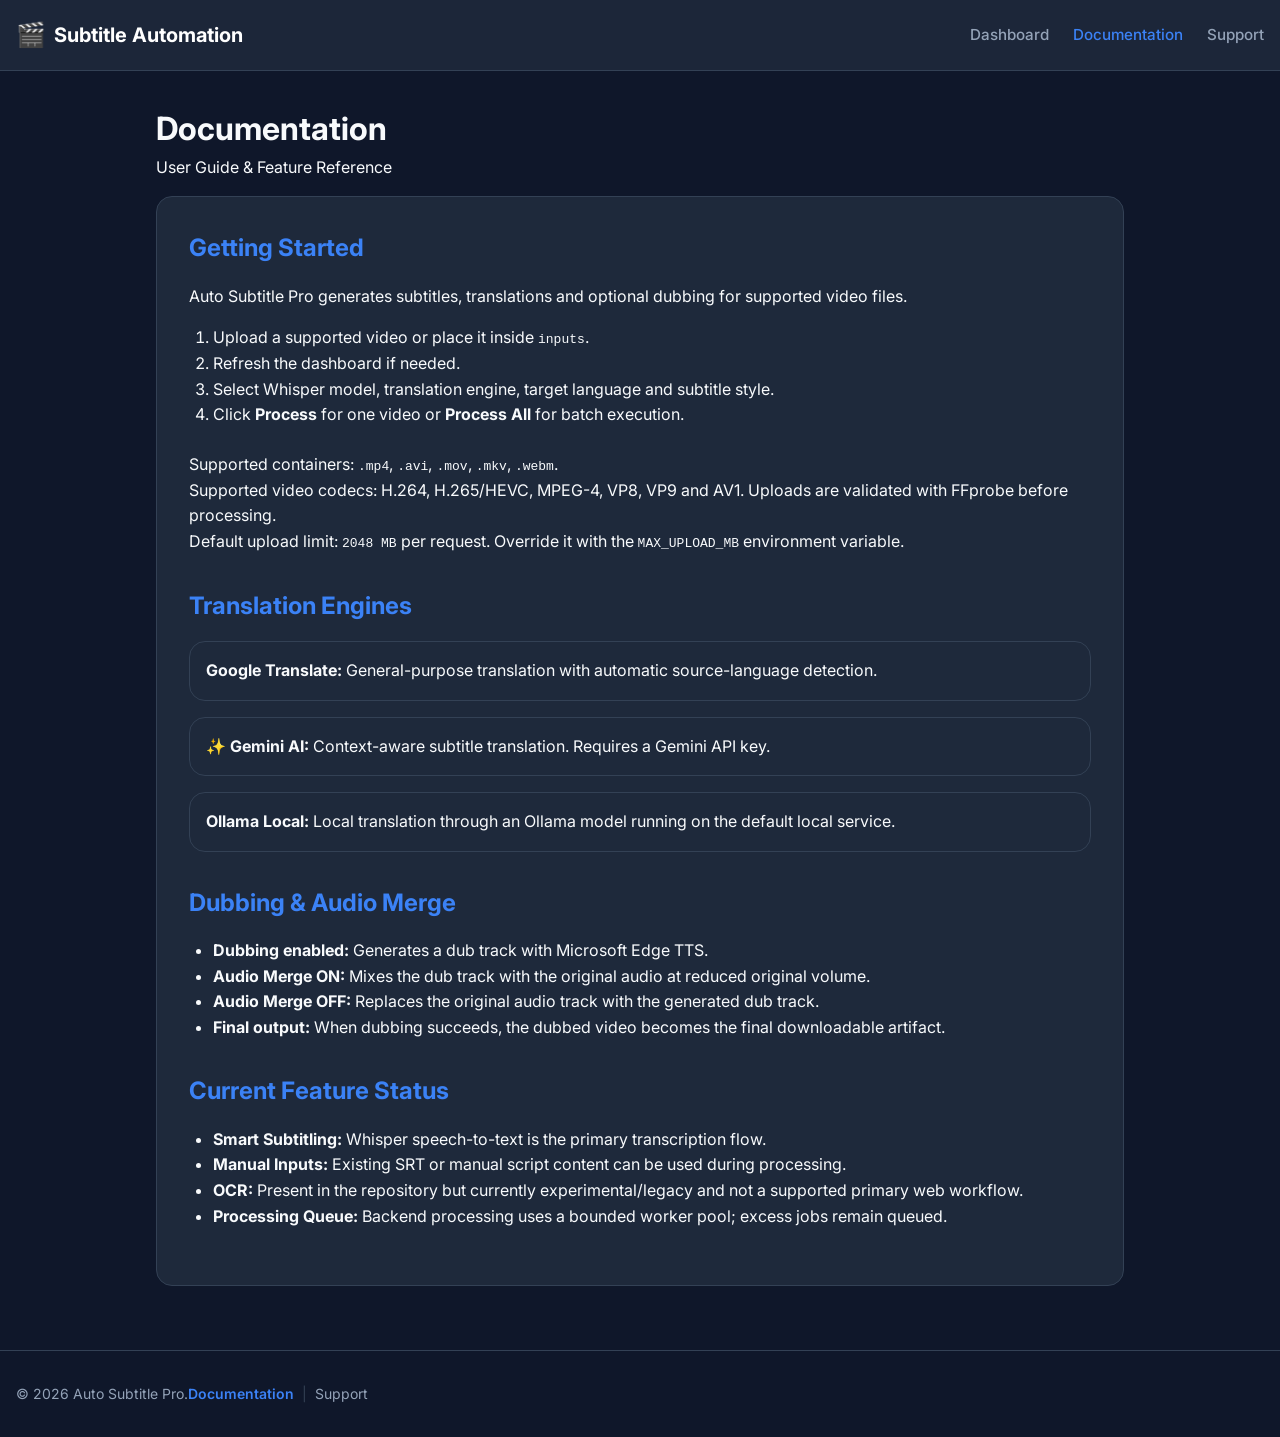
<file: templates/documentation.html>
<!DOCTYPE html>
<html lang="en">
<head>
    <meta charset="UTF-8">
    <meta name="viewport" content="width=device-width, initial-scale=1.0">
    <title>Documentation - Auto Subtitle Pro</title>
    <link rel="stylesheet" href="/static/style.css?v=2">
    <link href="https://fonts.googleapis.com/css2?family=Inter:wght@400;500;600&display=swap" rel="stylesheet">
</head>
<body>
    <nav class="navbar">
      <div class="nav-container">
        <a href="/" class="brand"><span>🎬</span> Subtitle Automation</a>
        <div class="nav-links">
          <a href="/">Dashboard</a>
          <a href="/documentation" class="active">Documentation</a>
          <a href="/support">Support</a>
        </div>
      </div>
    </nav>

    <div class="container content-full">
        <div class="page-header">
            <h1>Documentation</h1>
            <p>User Guide & Feature Reference</p>
        </div>

        <main class="content-card">
            <section class="support-section">
                <h2 class="support-heading accent">Getting Started</h2>
                <p>Auto Subtitle Pro generates subtitles, translations and optional dubbing for supported video files.</p>
                <ol class="faq-item" style="margin-left: 1.5rem; margin-top: 1rem;">
                    <li>Upload a supported video or place it inside <code>inputs</code>.</li>
                    <li>Refresh the dashboard if needed.</li>
                    <li>Select Whisper model, translation engine, target language and subtitle style.</li>
                    <li>Click <b>Process</b> for one video or <b>Process All</b> for batch execution.</li>
                </ol>
                <p class="text-secondary">Supported containers: <code>.mp4</code>, <code>.avi</code>, <code>.mov</code>, <code>.mkv</code>, <code>.webm</code>.</p>
                <p class="text-secondary">Supported video codecs: H.264, H.265/HEVC, MPEG-4, VP8, VP9 and AV1. Uploads are validated with FFprobe before processing.</p>
                <p class="text-secondary">Default upload limit: <code>2048 MB</code> per request. Override it with the <code>MAX_UPLOAD_MB</code> environment variable.</p>
            </section>

            <section class="support-section">
                <h2 class="support-heading accent">Translation Engines</h2>
                <ul class="faq-item" style="list-style: none; padding: 0;">
                    <li class="content-card" style="margin-bottom: 1rem; padding: 1rem;"><strong>Google Translate:</strong> General-purpose translation with automatic source-language detection.</li>
                    <li class="content-card" style="margin-bottom: 1rem; padding: 1rem;"><strong>✨ Gemini AI:</strong> Context-aware subtitle translation. Requires a Gemini API key.</li>
                    <li class="content-card" style="margin-bottom: 1rem; padding: 1rem;"><strong>Ollama Local:</strong> Local translation through an Ollama model running on the default local service.</li>
                </ul>
            </section>

            <section class="support-section">
                <h2 class="support-heading accent">Dubbing & Audio Merge</h2>
                <ul class="faq-item" style="margin-left: 1.5rem;">
                    <li><strong>Dubbing enabled:</strong> Generates a dub track with Microsoft Edge TTS.</li>
                    <li><strong>Audio Merge ON:</strong> Mixes the dub track with the original audio at reduced original volume.</li>
                    <li><strong>Audio Merge OFF:</strong> Replaces the original audio track with the generated dub track.</li>
                    <li><strong>Final output:</strong> When dubbing succeeds, the dubbed video becomes the final downloadable artifact.</li>
                </ul>
            </section>

            <section>
                <h2 class="support-heading accent">Current Feature Status</h2>
                <ul class="faq-item" style="margin-left: 1.5rem;">
                    <li><strong>Smart Subtitling:</strong> Whisper speech-to-text is the primary transcription flow.</li>
                    <li><strong>Manual Inputs:</strong> Existing SRT or manual script content can be used during processing.</li>
                    <li><strong>OCR:</strong> Present in the repository but currently experimental/legacy and not a supported primary web workflow.</li>
                    <li><strong>Processing Queue:</strong> Backend processing uses a bounded worker pool; excess jobs remain queued.</li>
                </ul>
            </section>
        </main>
    </div>

    <div class="footer-wrapper">
      <div class="nav-container">
        <footer class="app-footer">
            <p>&copy; 2026 Auto Subtitle Pro.</p>
            <div class="footer-links">
                <a href="/documentation" class="active">Documentation</a>
                <span class="separator">|</span>
                <a href="/support">Support</a>
            </div>
        </footer>
      </div>
    </div>
</body>
</html>
</file>
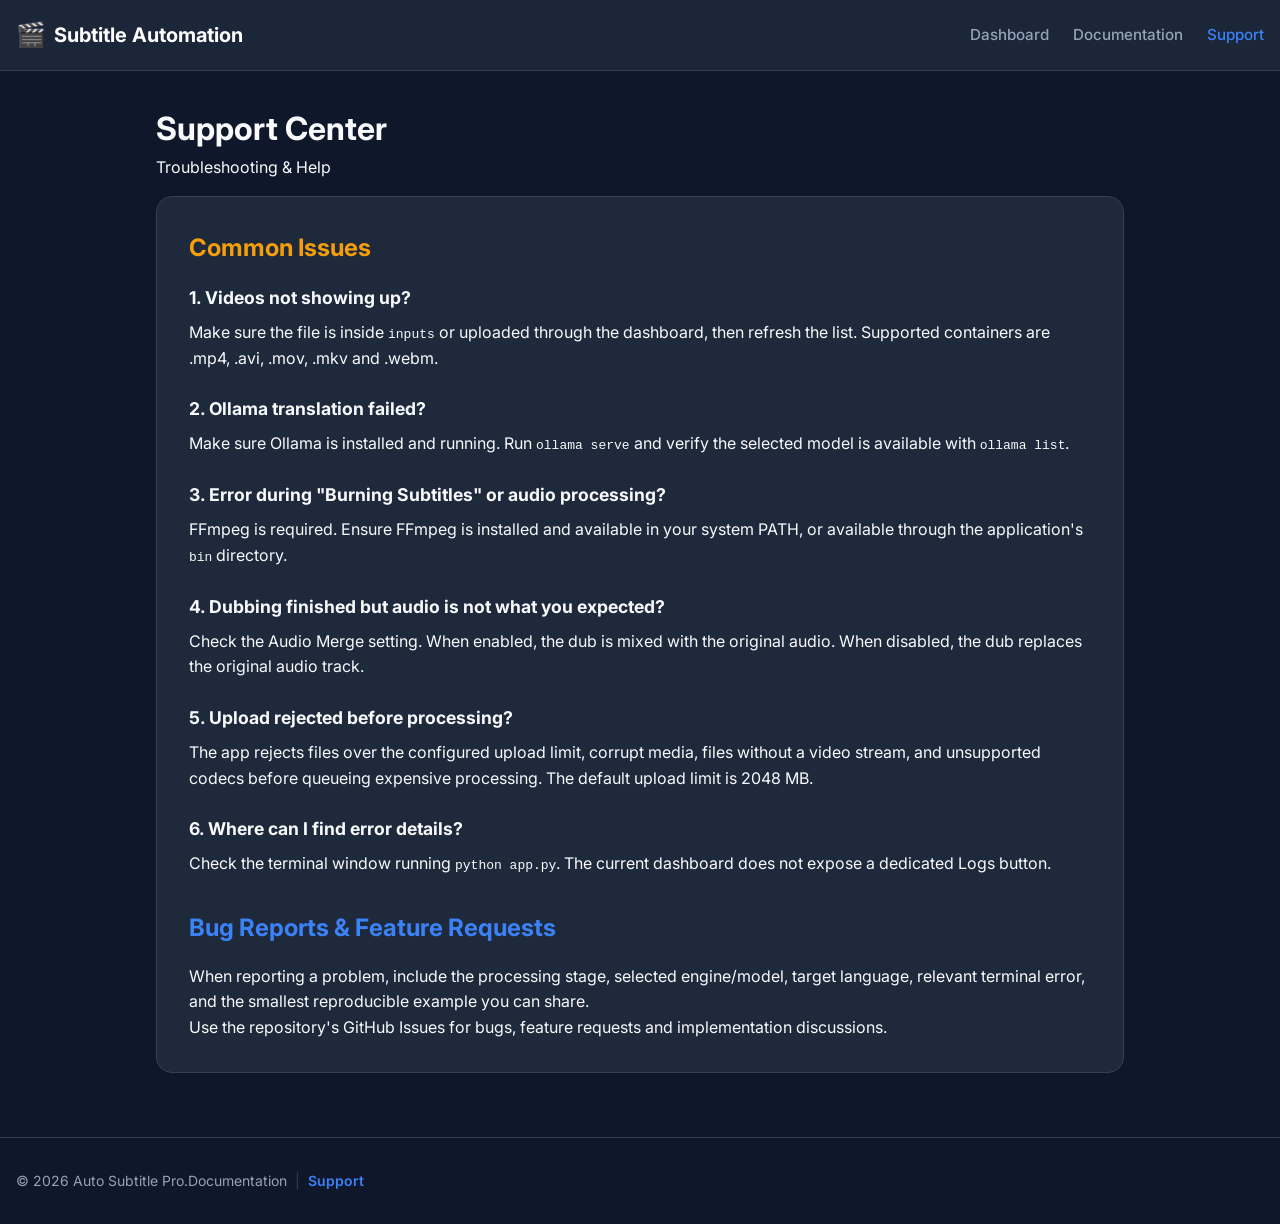
<file: templates/support.html>
<!DOCTYPE html>
<html lang="en">
<head>
    <meta charset="UTF-8">
    <meta name="viewport" content="width=device-width, initial-scale=1.0">
    <title>Support - Auto Subtitle Pro</title>
    <link rel="stylesheet" href="/static/style.css?v=2">
    <link href="https://fonts.googleapis.com/css2?family=Inter:wght@400;500;600&display=swap" rel="stylesheet">
</head>
<body>
    <nav class="navbar">
      <div class="nav-container">
        <a href="/" class="brand"><span>🎬</span> Subtitle Automation</a>
        <div class="nav-links">
          <a href="/">Dashboard</a>
          <a href="/documentation">Documentation</a>
          <a href="/support" class="active">Support</a>
        </div>
      </div>
    </nav>

    <div class="container content-full">
        <div class="page-header">
            <h1>Support Center</h1>
            <p>Troubleshooting & Help</p>
        </div>

        <main class="content-card">
            <section class="support-section">
                <h2 class="support-heading warning">Common Issues</h2>

                <div class="faq-item">
                    <h3 class="faq-question">1. Videos not showing up?</h3>
                    <p class="text-secondary">Make sure the file is inside <code>inputs</code> or uploaded through the dashboard, then refresh the list. Supported containers are .mp4, .avi, .mov, .mkv and .webm.</p>
                </div>

                <div class="faq-item">
                    <h3 class="faq-question">2. Ollama translation failed?</h3>
                    <p class="text-secondary">Make sure Ollama is installed and running. Run <code>ollama serve</code> and verify the selected model is available with <code>ollama list</code>.</p>
                </div>

                <div class="faq-item">
                    <h3 class="faq-question">3. Error during "Burning Subtitles" or audio processing?</h3>
                    <p class="text-secondary">FFmpeg is required. Ensure FFmpeg is installed and available in your system PATH, or available through the application's <code>bin</code> directory.</p>
                </div>

                <div class="faq-item">
                    <h3 class="faq-question">4. Dubbing finished but audio is not what you expected?</h3>
                    <p class="text-secondary">Check the Audio Merge setting. When enabled, the dub is mixed with the original audio. When disabled, the dub replaces the original audio track.</p>
                </div>

                <div class="faq-item">
                    <h3 class="faq-question">5. Upload rejected before processing?</h3>
                    <p class="text-secondary">The app rejects files over the configured upload limit, corrupt media, files without a video stream, and unsupported codecs before queueing expensive processing. The default upload limit is 2048 MB.</p>
                </div>

                <div class="faq-item">
                    <h3 class="faq-question">6. Where can I find error details?</h3>
                    <p class="text-secondary">Check the terminal window running <code>python app.py</code>. The current dashboard does not expose a dedicated Logs button.</p>
                </div>
            </section>

            <section>
                <h2 class="support-heading accent">Bug Reports & Feature Requests</h2>
                <p class="text-secondary">When reporting a problem, include the processing stage, selected engine/model, target language, relevant terminal error, and the smallest reproducible example you can share.</p>
                <p class="text-secondary">Use the repository's GitHub Issues for bugs, feature requests and implementation discussions.</p>
            </section>
        </main>
    </div>

    <div class="footer-wrapper">
      <div class="nav-container">
        <footer class="app-footer">
            <p>&copy; 2026 Auto Subtitle Pro.</p>
            <div class="footer-links">
                <a href="/documentation">Documentation</a>
                <span class="separator">|</span>
                <a href="/support" class="active">Support</a>
            </div>
        </footer>
      </div>
    </div>
</body>
</html>
</file>
<file: static/style.css>
:root {
  --bg-color: #0f172a;
  --card-bg: #1e293b;
  --text-primary: #f8fafc;
  --text-secondary: #94a3b8;
  --accent: #3b82f6;
  --accent-hover: #2563eb;
  --border: #334155;
  --success: #10b981;
  --warning: #f59e0b;
}

* {
  box-sizing: border-box;
  margin: 0;
  padding: 0;
}

body {
  font-family: 'Inter', sans-serif;
  background-color: var(--bg-color);
  color: var(--text-primary);
  line-height: 1.6;
  padding: 0; /* Full width layout */
}

.container {
  max-width: 100%; /* Full width to accommodate side-by-side */
  margin: 0 auto;
  padding: 1rem 2rem;
  display: grid;
  grid-template-columns: 350px 1fr; /* Fixed sidebar width, flexible main content */
  gap: 2rem;
  align-items: start;
}

.container.content-full {
    display: block; /* Disable grid for single-column pages */
    max-width: 1000px;
    margin: 0 auto;
}

/* Navigation Bar */
.navbar {
  background-color: var(--card-bg);
  border-bottom: 1px solid var(--border);
  padding: 1rem 0;
  margin-bottom: 2rem;
  position: sticky;
  top: 0;
  z-index: 100;
  backdrop-filter: blur(8px); /* Glass effect */
  background-color: rgba(30, 41, 59, 0.9);
}

.nav-container {
  max-width: 1400px;
  margin: 0 auto;
  padding: 0 1rem; /* Inner padding */
  display: flex;
  justify-content: space-between;
  align-items: center;
}

.brand {
  font-size: 1.25rem;
  font-weight: 700;
  color: white;
  text-decoration: none;
  display: flex;
  align-items: center;
  gap: 0.5rem;
}

.brand span {
  font-size: 1.5rem;
}

.nav-links {
  display: flex;
  gap: 1.5rem;
}

.nav-links a {
  color: var(--text-secondary);
  text-decoration: none;
  font-weight: 500;
  transition: color 0.2s;
  font-size: 0.95rem;
}

.nav-links a:hover,
.nav-links a.active {
  color: var(--accent);
}

/* Page Title Layout Fix */
.page-header {
  grid-column: 1 / -1;
  margin-bottom: 1rem;
}

/* Table */
.table-container {
  /* Takes remaining grid space naturally */
  background-color: var(--card-bg);
  border-radius: 1rem;
  border: 1px solid var(--border);
  overflow-x: auto;
  box-shadow: 0 4px 6px -1px rgb(0 0 0 / 0.1);
  min-height: 500px; /* Ensure visual balance */
}

/* Footer alignment fix for full width nav */
.container {
  padding: 0 1rem; /* Ensure side padding matches nav if needed, but container usually has its own max-width logic */
}

/* Footer */
/* Footer */
/* Footer */
.footer-wrapper {
    background-color: var(--bg-color);
    border-top: 1px solid var(--border);
    margin-top: 4rem;
}

.app-footer {
    padding: 2rem 0;
    display: flex;
    justify-content: space-between;
    color: var(--text-secondary);
    font-size: 0.875rem;
}

.footer-links {
    display: flex;
    gap: 0.5rem;
}

.footer-links a {
    color: var(--text-secondary);
    text-decoration: none;
    transition: color 0.2s;
}

.footer-links a:hover {
    color: var(--accent);
}

.separator {
    color: var(--border);
}

/* Controls Panel (Sidebar) */
.controls-panel {
  background: var(--card-bg);
  padding: 1.5rem;
  border-radius: 1rem;
  border: 1px solid var(--border);
  display: flex;
  flex-direction: column;
  gap: 2rem;
  position: sticky;
  top: 90px; /* Sticky below navbar */
  max-height: calc(100vh - 150px); /* Leave room for footer */
  overflow-y: auto; /* Scrollable if too tall */
  z-index: 50;
  
  /* Custom Scrollbar */
  scrollbar-width: thin;
  scrollbar-color: var(--border) transparent;
}

.controls-panel::-webkit-scrollbar {
  width: 5px;
}

.controls-panel::-webkit-scrollbar-track {
  background: transparent;
}

.controls-panel::-webkit-scrollbar-thumb {
  background: var(--border);
  border-radius: 10px;
}

.controls-panel::-webkit-scrollbar-thumb:hover {
  background: var(--text-secondary);
}

.settings-grid {
    display: flex;
    flex-direction: column; /* Stack settings vertically */
    gap: 1.5rem;
}

.settings-group {
  display: flex;
  flex-direction: column;
  gap: 0.5rem;
  flex: 0 0 auto; /* Don't stretch weirdly */
}

.settings-group label {
  font-size: 0.875rem;
  color: var(--text-secondary);
  font-weight: 500;
}

/* Custom Select Styling */
.settings-group select {
  appearance: none;
  -webkit-appearance: none;
  padding: 0.75rem 2.5rem 0.75rem 1rem;
  background-color: var(--bg-color);
  border: 1px solid var(--border);
  color: white;
  border-radius: 0.5rem;
  font-family: inherit;
  font-size: 0.9rem;
  cursor: pointer;
  min-width: 180px;
  background-image: url("data:image/svg+xml,%3csvg xmlns='http://www.w3.org/2000/svg' fill='none' viewBox='0 0 20 20'%3e%3cpath stroke='%2394a3b8' stroke-linecap='round' stroke-linejoin='round' stroke-width='1.5' d='M6 8l4 4 4-4'/%3e%3c/svg%3e");
  background-position: right 0.5rem center;
  background-repeat: no-repeat;
  background-size: 1.5em 1.5em;
  transition: border-color 0.2s;
}

.settings-group select:focus {
  outline: none;
  border-color: var(--accent);
}

.actions {
  display: flex;
  flex-direction: column;
  gap: 1rem;
  padding-top: 2rem;
  border-top: 1px solid var(--border); /* Separator from settings */
  padding-left: 0;
  border-left: none;
  height: auto;
}

.btn {
  padding: 0.75rem 1.5rem;
  border-radius: 0.5rem;
  border: none;
  font-weight: 500;
  cursor: pointer;
  transition: all 0.2s;
  font-family: inherit;
  font-size: 0.9rem;
  white-space: nowrap;
  text-decoration: none;
}

.actions .btn {
    width: 100%;
}

.btn.primary {
  background-color: var(--accent);
  color: white;
}

.btn.primary:hover {
  background-color: var(--accent-hover);
}

.btn.secondary {
  background-color: var(--card-bg);
  color: var(--text-primary);
  border: 1px solid var(--border);
  text-decoration: none;
}

.btn.secondary:hover {
  background-color: #2c3b50;
  border-color: #475569;
}

.btn-success {
  background-color: var(--success) !important;
  color: white !important;
}

.btn-success:hover {
  background-color: #059669 !important;
}

.btn:disabled {
  opacity: 0.5;
  cursor: not-allowed;
}

/* Table */
.table-container {
  background-color: var(--card-bg);
  border-radius: 1rem;
  border: 1px solid var(--border);
  overflow-x: auto; /* Handle overflow gracefully */
  box-shadow: 0 4px 6px -1px rgb(0 0 0 / 0.1);
}

table {
  width: 100%;
  border-collapse: collapse;
  min-width: 900px; /* Ensure table doesn't squash */
}

thead {
  background-color: #0f172a80;
  text-align: left;
}

th,
td {
  padding: 1rem 1.5rem;
  vertical-align: middle;
}

th {
  font-weight: 500;
  color: var(--text-secondary);
  font-size: 0.75rem;
  text-transform: uppercase;
  letter-spacing: 0.05em;
}

tr {
  border-bottom: 1px solid var(--border);
}

tr:last-child {
  border-bottom: none;
}

/* Specific Column Widths */
.col-mini {
  width: 50px;
  text-align: center;
}
.col-wide {
  min-width: 250px;
}
.col-status {
  width: 140px;
}
.col-actions {
  width: 200px;
} /* Give actions room */

/* Inputs */
input[type='text'] {
  background-color: var(--bg-color);
  border: 1px solid var(--border);
  color: white;
  padding: 0.6rem 0.75rem;
  border-radius: 0.375rem;
  width: 100%;
  font-family: inherit;
  font-size: 0.9rem;
}

input[type='text']:focus {
  outline: none;
  border-color: var(--accent);
}

/* Checkbox Styling */
/* Checkbox Styling */
input[type='checkbox'] {
  appearance: none;
  -webkit-appearance: none;
  background-color: var(--bg-color);
  margin: 0;
  font: inherit;
  color: currentColor;
  width: 1.25rem; /* Fixed comfortable size */
  height: 1.25rem;
  min-width: 1.25rem; /* Prevent squishing */
  border: 1px solid var(--border);
  border-radius: 3px; /* Slightly rounded square, standard UI look */
  display: inline-grid;
  place-content: center;
  cursor: pointer;
  transition: all 0.2s;
  flex-shrink: 0;
}

input[type='checkbox']::before {
  content: '';
  width: 0.75rem;
  height: 0.75rem;
  transform: scale(0);
  transition: 120ms transform ease-in-out;
  box-shadow: inset 1rem 1rem white;
  transform-origin: center;
  clip-path: polygon(14% 44%, 0 65%, 50% 100%, 100% 16%, 80% 0%, 43% 62%);
}

/* Horizontal setting row for checkboxes */
.settings-row {
    display: flex;
    flex-direction: row;
    align-items: center;
    gap: 0.75rem;
    width: 100%;
}

.settings-row label {
    margin-bottom: 0;
    cursor: pointer;
    flex: 1;
}

input[type='checkbox']:checked {
  background-color: var(--accent);
  border-color: var(--accent);
}

/* Pagination */
.pagination {
  grid-column: 2; /* Sit under the table column */
  display: flex;
  align-items: center;
  justify-content: center;
  gap: 0.5rem;
  margin-top: 1.5rem;
  padding: 1rem;
  background: var(--card-bg);
  border-radius: 0.75rem;
  border: 1px solid var(--border);
  flex-wrap: wrap;
}

.page-btn {
  background: var(--bg-color);
  border: 1px solid var(--border);
  color: var(--text-primary);
  padding: 0.5rem 1rem;
  border-radius: 0.5rem;
  cursor: pointer;
  transition: all 0.2s;
  font-size: 0.875rem;
}

.page-btn:hover:not(.disabled):not(.active) {
  background: var(--accent);
  color: white;
  border-color: var(--accent);
}

.page-btn.active {
  background: var(--accent);
  color: white;
  border-color: var(--accent);
  font-weight: 600;
}

.page-btn.disabled {
  opacity: 0.5;
  cursor: not-allowed;
}

.page-ellipsis {
  color: var(--text-secondary);
  padding: 0 0.5rem;
}

.page-info {
  margin-left: 1rem;
  color: var(--text-secondary);
  font-size: 0.875rem;
}

input[type='checkbox']:focus {
  outline: 2px solid var(--accent);
  outline-offset: 2px;
}

/* Status Badges */
.badge {
  padding: 0.25rem 0.75rem;
  border-radius: 9999px;
  font-size: 0.75rem;
  font-weight: 600;
  display: inline-block;
  white-space: nowrap;
}

.badge.idle {
  background: var(--border);
  color: var(--text-secondary);
}
.badge.queued {
  background: var(--warning);
  color: #fff;
}
.badge.processing {
  background: var(--accent);
  color: #fff;
  animation: pulse 2s infinite;
}
.badge.done {
  background: var(--success);
  color: #fff;
}
.badge.error {
  background: #ef4444;
  color: #fff;
}

@keyframes pulse {
  0% {
    opacity: 1;
  }
  50% {
    opacity: 0.7;
  }
  100% {
    opacity: 1;
  }
}

/* Modal */
.modal {
  position: fixed;
  z-index: 1000;
  left: 0;
  top: 0;
  width: 100%;
  height: 100%;
  background-color: rgba(0, 0, 0, 0.8);
  display: flex;
  justify-content: center;
  align-items: center;
  backdrop-filter: blur(5px);
}

.modal.hidden {
  display: none;
}

.modal-content {
  background-color: var(--card-bg);
  padding: 1.5rem;
  border-radius: 1rem;
  width: 90%;
  max-width: 900px;
  position: relative;
  border: 1px solid var(--border);
}

.close-modal {
  position: absolute;
  top: 10px;
  right: 20px;
  color: var(--text-secondary);
  font-size: 2rem;
  cursor: pointer;
}

.close-modal:hover {
  color: white;
}

/* Icons & Buttons in Table */
.icon-btn {
  background: none;
  border: none;
  cursor: pointer;
  color: var(--text-secondary);
  font-size: 1.25rem;
  transition: color 0.2s;
  padding: 0.25rem;
  display: flex;
  align-items: center;
  justify-content: center;
}

.icon-btn:hover {
  color: var(--accent);
}

.action-cell {
  display: flex;
  align-items: center;
  gap: 0.5rem;
  flex-wrap: nowrap;
}

.btn-small {
  padding: 0.5rem 1rem;
  font-size: 0.8rem;
}

.btn-icon {
  display: inline-flex;
  align-items: center;
  justify-content: center;
  width: 36px;
  height: 36px;
  border-radius: 0.375rem;
  border: 1px solid var(--border);
  background: var(--bg-color);
  color: var(--text-secondary);
  cursor: pointer;
  transition: all 0.2s;
  text-decoration: none;
}

.btn-icon:hover {
  border-color: var(--success);
  color: var(--success);
  background: #1e293b;
}

.btn-icon.watch:hover {
  border-color: var(--accent);
  color: var(--accent);
}

.hidden {
  display: none !important;
}

.metrics-cell {
  font-size: 0.85rem;
  color: var(--text-secondary);
  min-width: 80px;
}

.metric-progress {
  font-weight: 600;
  color: var(--accent);
}

/* Support & Info Pages */
.content-card {
    background: var(--card-bg);
    padding: 2rem;
    border-radius: 1rem;
    border: 1px solid var(--border);
}

.support-section {
    margin-bottom: 2rem;
}

.support-heading {
    font-size: 1.5rem;
    margin-bottom: 1rem;
}

.support-heading.warning {
    color: var(--warning);
}

.support-heading.accent {
    color: var(--accent);
}

.faq-item {
    margin-bottom: 1.5rem;
}

.faq-question {
    font-size: 1.1rem;
    margin-bottom: 0.5rem;
}

.contact-info {
    margin-top: 10px;
    font-size: 0.8rem;
    color: var(--text-secondary);
}

.footer-links a.active {
    color: var(--accent);
    font-weight: 600;
}
</file>
